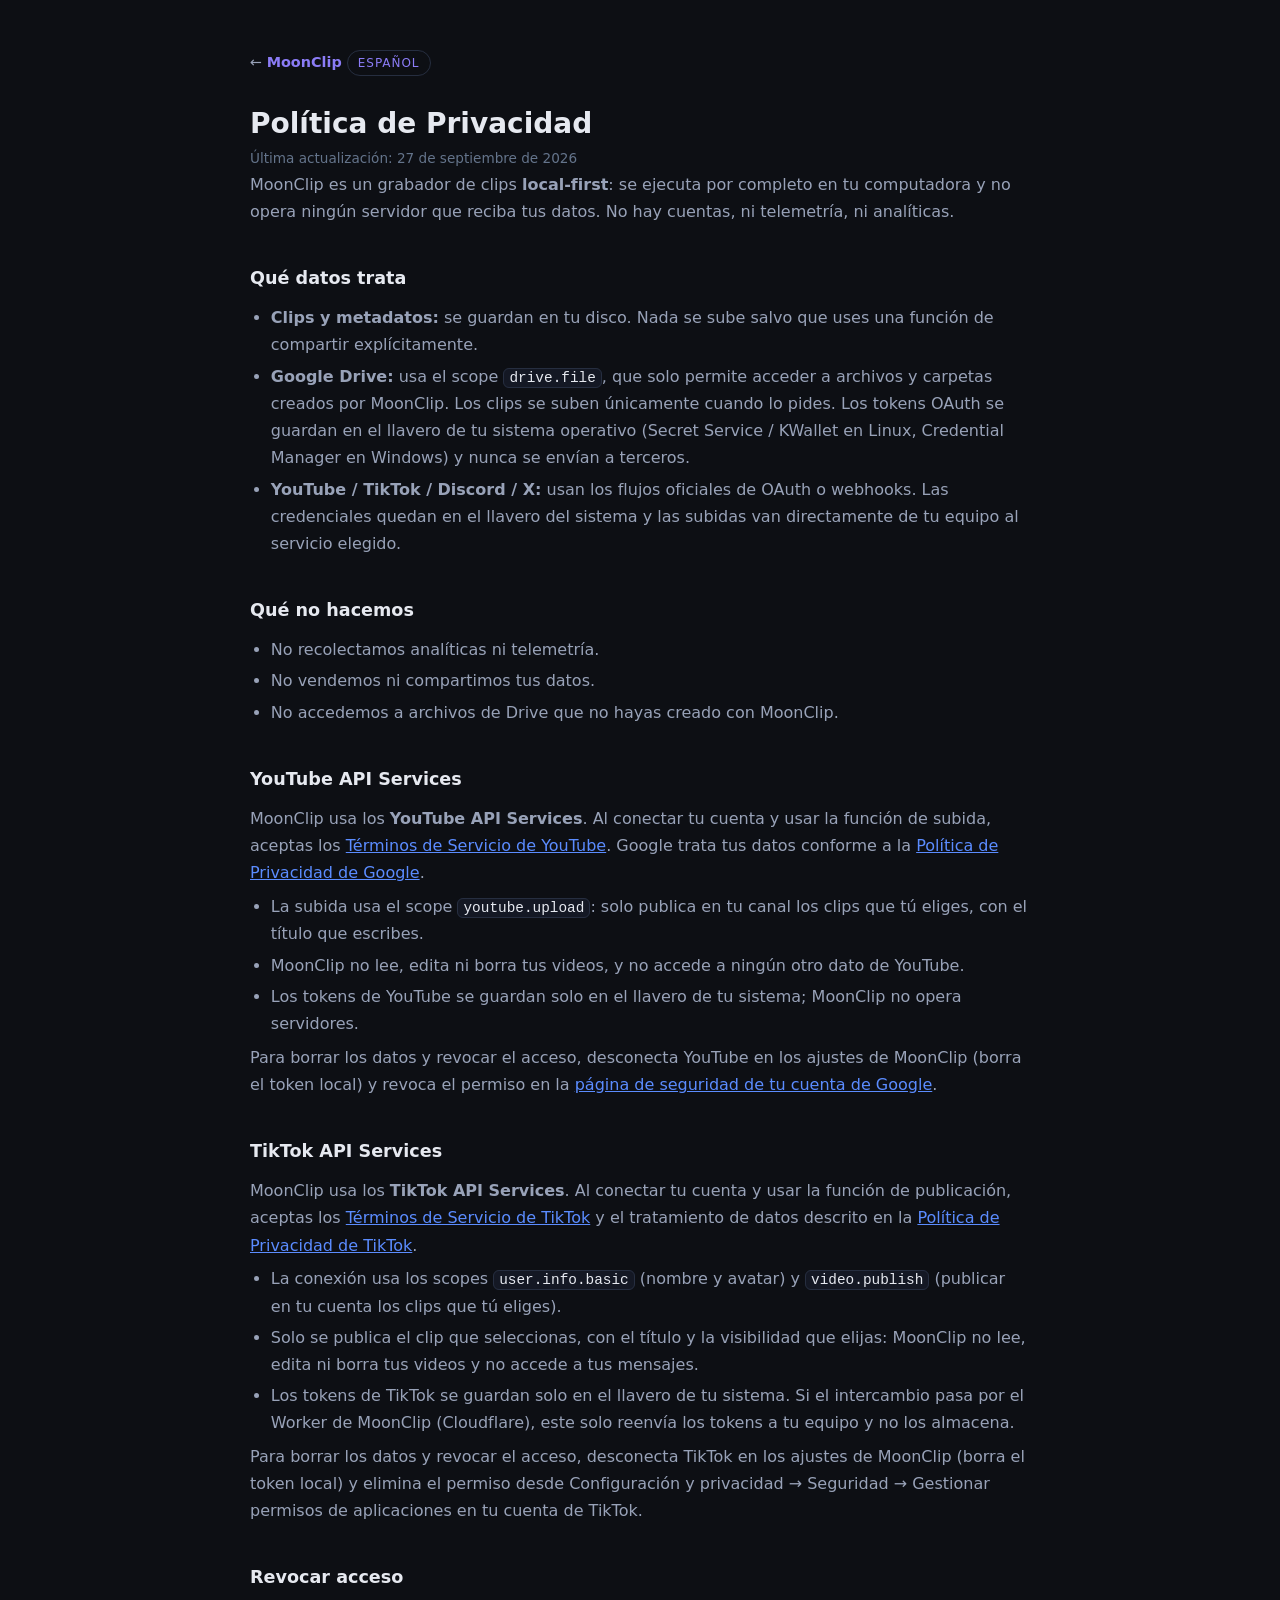
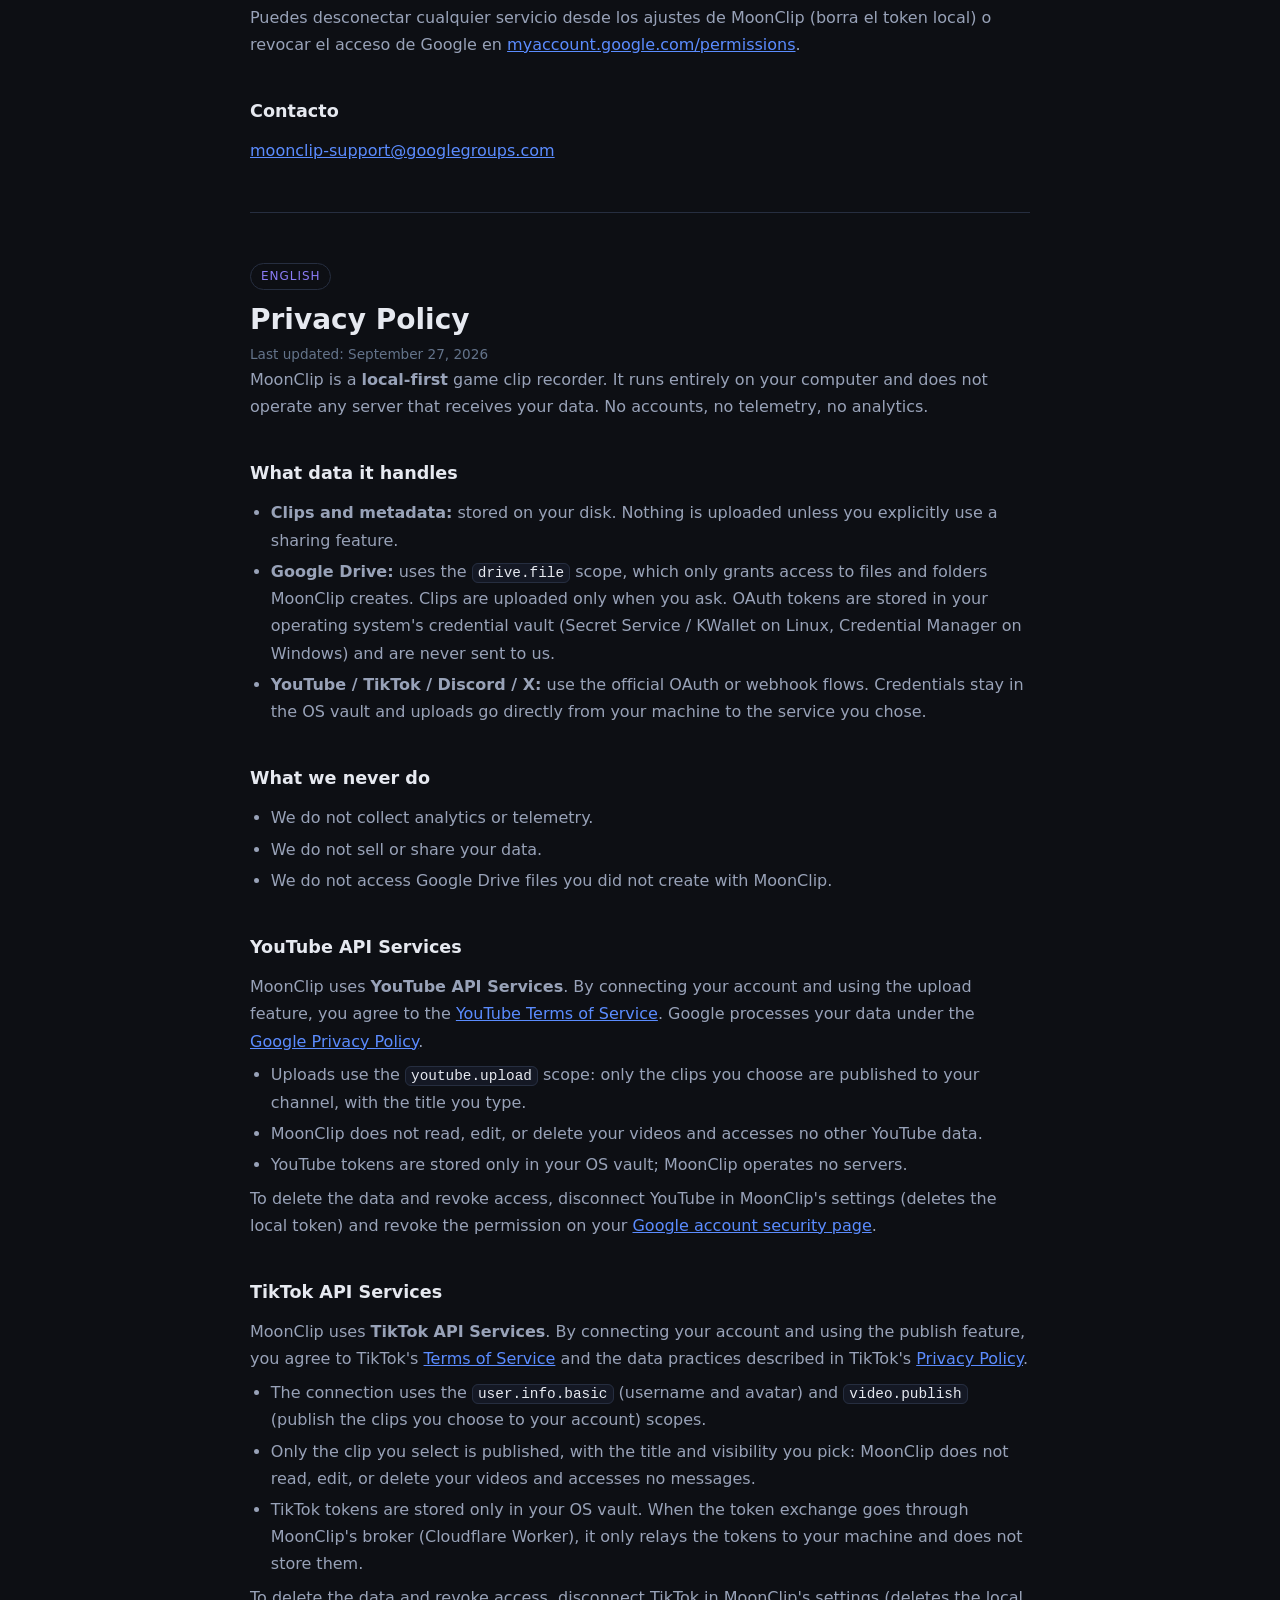
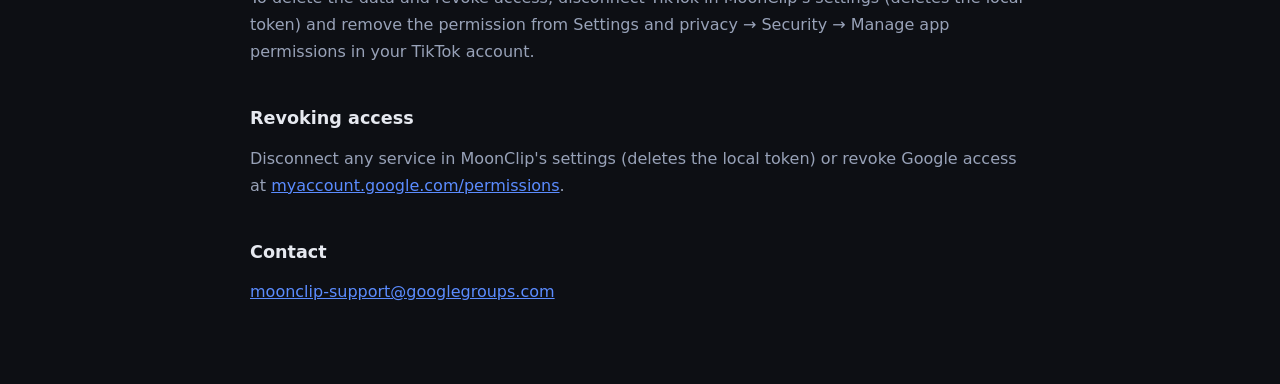
<file: privacidad/index.html>
<!DOCTYPE html>
<html lang="es">
<head>
  <meta charset="UTF-8">
  <meta name="viewport" content="width=device-width, initial-scale=1.0">
  <title>MoonClip — Política de Privacidad / Privacy Policy</title>
  <meta name="description" content="Política de privacidad de MoonClip: grabador de clips local-first. Sin cuentas, sin telemetría, sin servidores. Privacy policy for MoonClip.">
  <meta name="theme-color" content="#0d0f14">
  <meta name="tiktok-developers-site-verification" content="kOmLVwUqYCbKSc3tSO1d8S0BV10L9FmJ">
  <link rel="canonical" href="https://moonclip.souriscg.dev/privacidad/">
  <link rel="icon" type="image/x-icon" href="/assets/images/favicon.ico">
  <style>
    :root {
      --bg: #0d0f14;
      --surface: #141824;
      --border: #262e40;
      --text: #e6e9f0;
      --text-muted: #98a2b8;
      --accent: #8b7cf6;
      --accent-2: #5b8cff;
      --font-sans: system-ui, -apple-system, "Segoe UI", Roboto, "Helvetica Neue", Arial, sans-serif;
    }
    * { box-sizing: border-box; margin: 0; padding: 0; }
    body {
      background: var(--bg);
      color: var(--text);
      font-family: var(--font-sans);
      line-height: 1.7;
      -webkit-font-smoothing: antialiased;
    }
    main { max-width: 820px; margin: 0 auto; padding: 48px 20px 80px; }
    .back {
      display: inline-block;
      margin-bottom: 32px;
      color: var(--text-muted);
      text-decoration: none;
      font-size: 0.9rem;
    }
    .back:hover { color: var(--text); }
    .back strong { color: var(--accent); }
    h1 { font-size: 1.75rem; line-height: 1.25; margin-bottom: 6px; }
    h2 { font-size: 1.1rem; margin: 2.2em 0 0.6em; color: var(--text); }
    h3 { font-size: 1rem; margin: 1.6em 0 0.4em; color: var(--text-muted); text-transform: uppercase; letter-spacing: 0.04em; }
    p, li { color: var(--text-muted); }
    ul { padding-left: 1.3em; margin: 0.4em 0; }
    li { margin: 0.25em 0; }
    a { color: var(--accent-2); }
    code {
      font-family: ui-monospace, SFMono-Regular, Consolas, monospace;
      font-size: 0.9em;
      background: var(--surface);
      border: 1px solid var(--border);
      border-radius: 6px;
      padding: 1px 5px;
      color: var(--text);
    }
    .muted { font-size: 0.85rem; color: #64748b; }
    hr { border: none; border-top: 1px solid var(--border); margin: 3em 0; }
    .lang-label {
      display: inline-block;
      font-size: 0.75rem;
      letter-spacing: 0.08em;
      text-transform: uppercase;
      color: var(--accent);
      border: 1px solid var(--border);
      border-radius: 999px;
      padding: 2px 10px;
      margin-bottom: 12px;
    }
  </style>
</head>
<body>
<main>
  <a class="back" href="/">← <strong>MoonClip</strong></a>

  <span class="lang-label">Español</span>
  <h1>Política de Privacidad</h1>
  <p class="muted">Última actualización: 27 de septiembre de 2026</p>

  <p>MoonClip es un grabador de clips <strong>local-first</strong>: se ejecuta por completo en tu
  computadora y no opera ningún servidor que reciba tus datos. No hay cuentas, ni telemetría,
  ni analíticas.</p>

  <h2>Qué datos trata</h2>
  <ul>
    <li><strong>Clips y metadatos:</strong> se guardan en tu disco. Nada se sube salvo que uses
    una función de compartir explícitamente.</li>
    <li><strong>Google Drive:</strong> usa el scope <code>drive.file</code>, que solo permite
    acceder a archivos y carpetas creados por MoonClip. Los clips se suben únicamente cuando lo
    pides. Los tokens OAuth se guardan en el llavero de tu sistema operativo (Secret Service /
    KWallet en Linux, Credential Manager en Windows) y nunca se envían a terceros.</li>
    <li><strong>YouTube / TikTok / Discord / X:</strong> usan los flujos oficiales de OAuth o
    webhooks. Las credenciales quedan en el llavero del sistema y las subidas van directamente de
    tu equipo al servicio elegido.</li>
  </ul>

  <h2>Qué no hacemos</h2>
  <ul>
    <li>No recolectamos analíticas ni telemetría.</li>
    <li>No vendemos ni compartimos tus datos.</li>
    <li>No accedemos a archivos de Drive que no hayas creado con MoonClip.</li>
  </ul>

  <h2>YouTube API Services</h2>
  <p>MoonClip usa los <strong>YouTube API Services</strong>. Al conectar tu cuenta y usar la
  función de subida, aceptas los
  <a href="https://www.youtube.com/t/terms">Términos de Servicio de YouTube</a>. Google trata tus
  datos conforme a la
  <a href="https://policies.google.com/privacy">Política de Privacidad de Google</a>.</p>
  <ul>
    <li>La subida usa el scope <code>youtube.upload</code>: solo publica en tu canal los clips
    que tú eliges, con el título que escribes.</li>
    <li>MoonClip no lee, edita ni borra tus videos, y no accede a ningún otro dato de YouTube.</li>
    <li>Los tokens de YouTube se guardan solo en el llavero de tu sistema; MoonClip no opera
    servidores.</li>
  </ul>
  <p>Para borrar los datos y revocar el acceso, desconecta YouTube en los ajustes de MoonClip
  (borra el token local) y revoca el permiso en la
  <a href="https://myaccount.google.com/permissions">página de seguridad de tu cuenta de
  Google</a>.</p>

  <h2>TikTok API Services</h2>
  <p>MoonClip usa los <strong>TikTok API Services</strong>. Al conectar tu cuenta y usar la
  función de publicación, aceptas los
  <a href="https://www.tiktok.com/legal/terms-of-service">Términos de Servicio de TikTok</a> y el
  tratamiento de datos descrito en la
  <a href="https://www.tiktok.com/legal/privacy-policy">Política de Privacidad de TikTok</a>.</p>
  <ul>
    <li>La conexión usa los scopes <code>user.info.basic</code> (nombre y avatar) y
    <code>video.publish</code> (publicar en tu cuenta los clips que tú eliges).</li>
    <li>Solo se publica el clip que seleccionas, con el título y la visibilidad que elijas:
    MoonClip no lee, edita ni borra tus videos y no accede a tus mensajes.</li>
    <li>Los tokens de TikTok se guardan solo en el llavero de tu sistema. Si el intercambio pasa
    por el Worker de MoonClip (Cloudflare), este solo reenvía los tokens a tu equipo y no los
    almacena.</li>
  </ul>
  <p>Para borrar los datos y revocar el acceso, desconecta TikTok en los ajustes de MoonClip
  (borra el token local) y elimina el permiso desde Configuración y privacidad → Seguridad →
  Gestionar permisos de aplicaciones en tu cuenta de TikTok.</p>

  <h2>Revocar acceso</h2>
  <p>Puedes desconectar cualquier servicio desde los ajustes de MoonClip (borra el token local) o
  revocar el acceso de Google en
  <a href="https://myaccount.google.com/permissions">myaccount.google.com/permissions</a>.</p>

  <h2>Contacto</h2>
  <p><a href="mailto:moonclip-support@googlegroups.com">moonclip-support@googlegroups.com</a></p>

  <hr>

  <span class="lang-label">English</span>
  <h1>Privacy Policy</h1>
  <p class="muted">Last updated: September 27, 2026</p>

  <p>MoonClip is a <strong>local-first</strong> game clip recorder. It runs entirely on your
  computer and does not operate any server that receives your data. No accounts, no telemetry,
  no analytics.</p>

  <h2>What data it handles</h2>
  <ul>
    <li><strong>Clips and metadata:</strong> stored on your disk. Nothing is uploaded unless you
    explicitly use a sharing feature.</li>
    <li><strong>Google Drive:</strong> uses the <code>drive.file</code> scope, which only grants
    access to files and folders MoonClip creates. Clips are uploaded only when you ask. OAuth
    tokens are stored in your operating system's credential vault (Secret Service / KWallet on
    Linux, Credential Manager on Windows) and are never sent to us.</li>
    <li><strong>YouTube / TikTok / Discord / X:</strong> use the official OAuth or webhook flows.
    Credentials stay in the OS vault and uploads go directly from your machine to the service you
    chose.</li>
  </ul>

  <h2>What we never do</h2>
  <ul>
    <li>We do not collect analytics or telemetry.</li>
    <li>We do not sell or share your data.</li>
    <li>We do not access Google Drive files you did not create with MoonClip.</li>
  </ul>

  <h2>YouTube API Services</h2>
  <p>MoonClip uses <strong>YouTube API Services</strong>. By connecting your account and using
  the upload feature, you agree to the
  <a href="https://www.youtube.com/t/terms">YouTube Terms of Service</a>. Google processes your
  data under the
  <a href="https://policies.google.com/privacy">Google Privacy Policy</a>.</p>
  <ul>
    <li>Uploads use the <code>youtube.upload</code> scope: only the clips you choose are
    published to your channel, with the title you type.</li>
    <li>MoonClip does not read, edit, or delete your videos and accesses no other YouTube
    data.</li>
    <li>YouTube tokens are stored only in your OS vault; MoonClip operates no servers.</li>
  </ul>
  <p>To delete the data and revoke access, disconnect YouTube in MoonClip's settings (deletes
  the local token) and revoke the permission on your
  <a href="https://myaccount.google.com/permissions">Google account security page</a>.</p>

  <h2>TikTok API Services</h2>
  <p>MoonClip uses <strong>TikTok API Services</strong>. By connecting your account and using
  the publish feature, you agree to TikTok's
  <a href="https://www.tiktok.com/legal/terms-of-service">Terms of Service</a> and the data
  practices described in TikTok's
  <a href="https://www.tiktok.com/legal/privacy-policy">Privacy Policy</a>.</p>
  <ul>
    <li>The connection uses the <code>user.info.basic</code> (username and avatar) and
    <code>video.publish</code> (publish the clips you choose to your account) scopes.</li>
    <li>Only the clip you select is published, with the title and visibility you pick: MoonClip
    does not read, edit, or delete your videos and accesses no messages.</li>
    <li>TikTok tokens are stored only in your OS vault. When the token exchange goes through
    MoonClip's broker (Cloudflare Worker), it only relays the tokens to your machine and does
    not store them.</li>
  </ul>
  <p>To delete the data and revoke access, disconnect TikTok in MoonClip's settings (deletes the
  local token) and remove the permission from Settings and privacy → Security → Manage app
  permissions in your TikTok account.</p>

  <h2>Revoking access</h2>
  <p>Disconnect any service in MoonClip's settings (deletes the local token) or revoke Google
  access at
  <a href="https://myaccount.google.com/permissions">myaccount.google.com/permissions</a>.</p>

  <h2>Contact</h2>
  <p><a href="mailto:moonclip-support@googlegroups.com">moonclip-support@googlegroups.com</a></p>
</main>
</body>
</html>
</file>
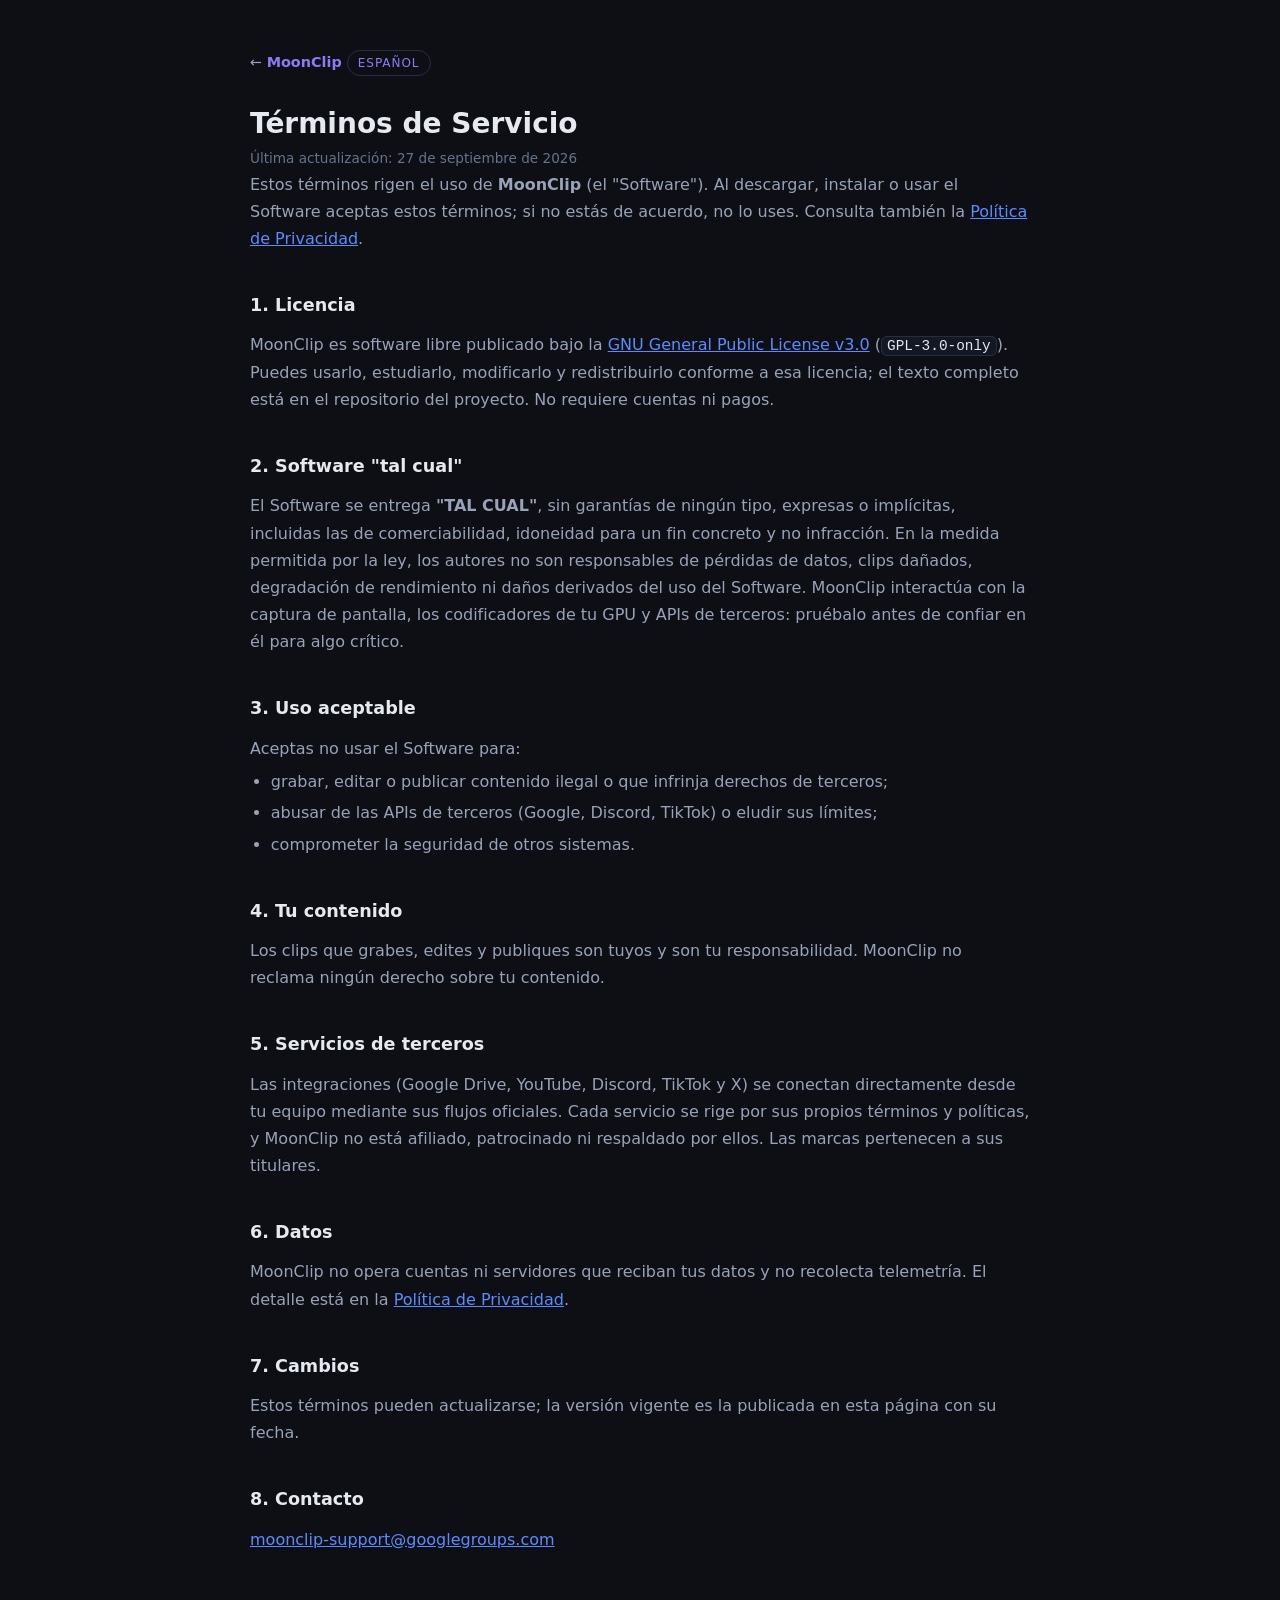
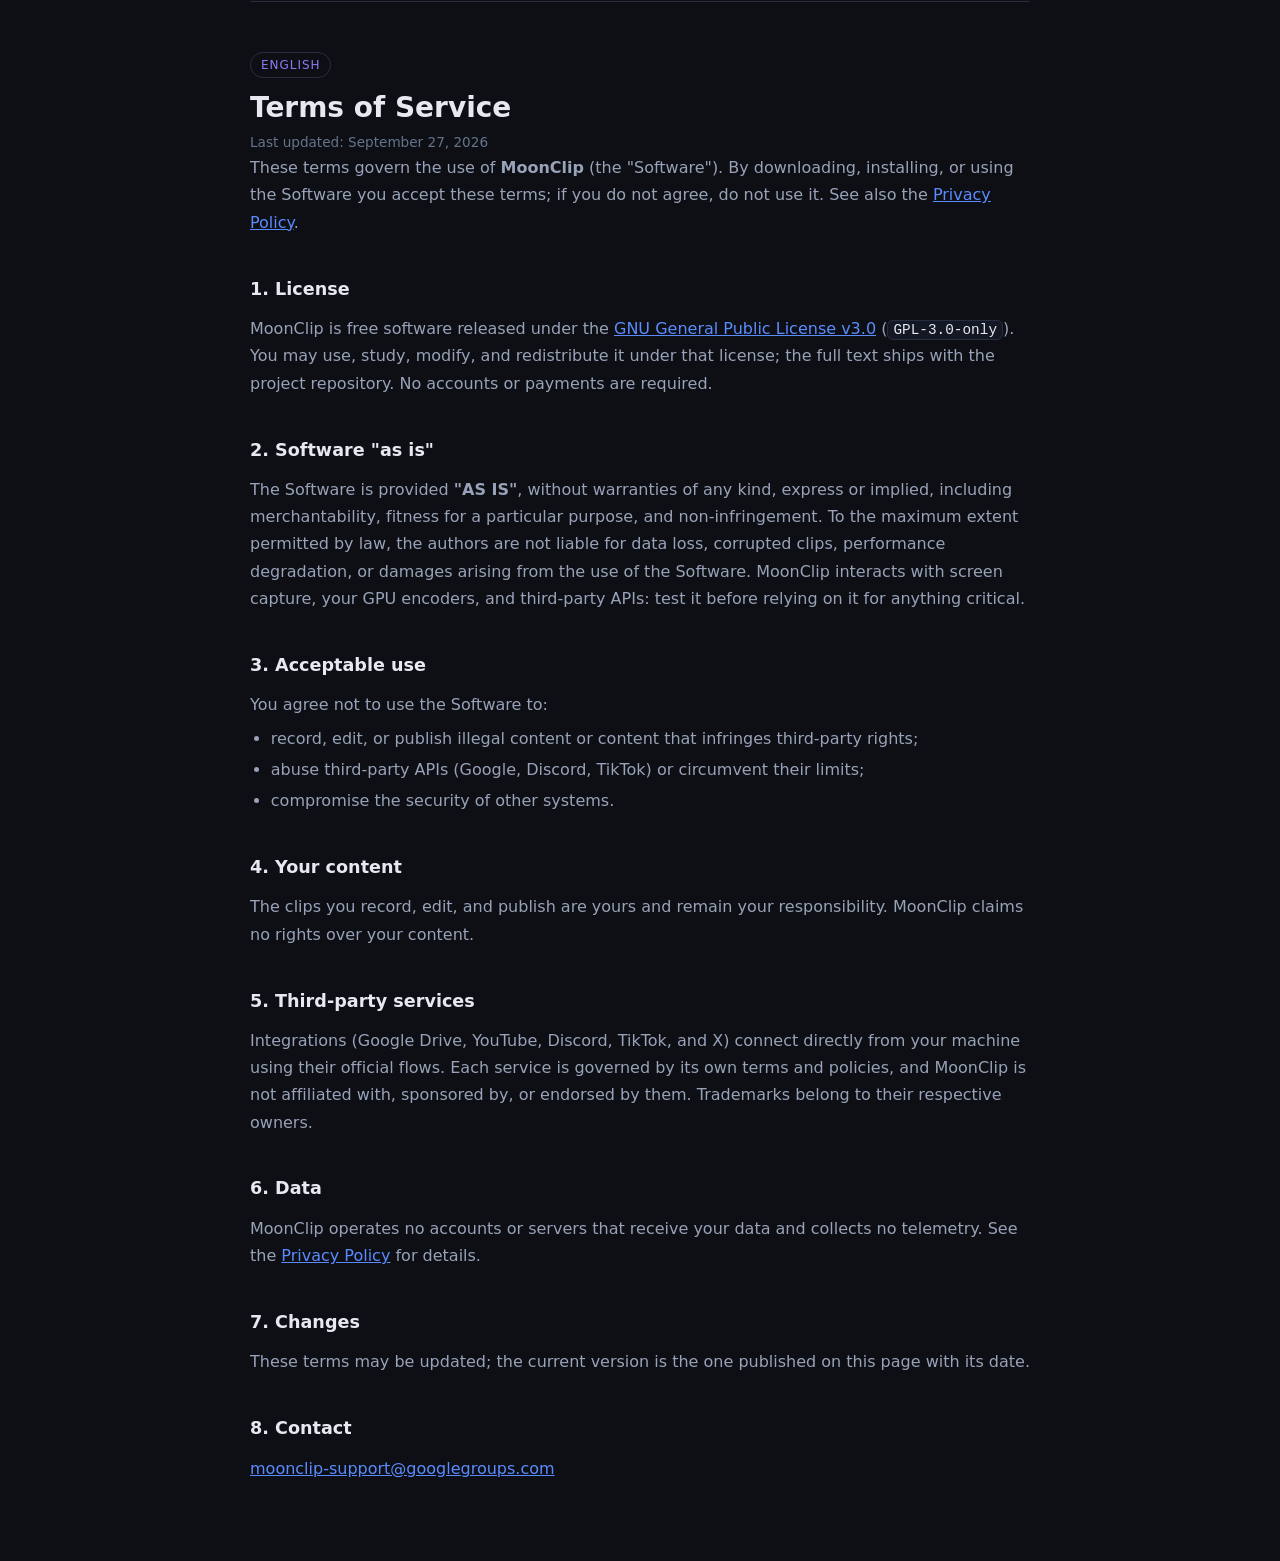
<file: terminos/index.html>
<!DOCTYPE html>
<html lang="es">
<head>
  <meta charset="UTF-8">
  <meta name="viewport" content="width=device-width, initial-scale=1.0">
  <title>MoonClip — Términos de Servicio / Terms of Service</title>
  <meta name="description" content="Términos de servicio de MoonClip: software libre GPL-3.0, sin cuentas ni servidores. Terms of service for MoonClip.">
  <meta name="theme-color" content="#0d0f14">
  <meta name="tiktok-developers-site-verification" content="kOmLVwUqYCbKSc3tSO1d8S0BV10L9FmJ">
  <link rel="canonical" href="https://moonclip.souriscg.dev/terminos/">
  <link rel="icon" type="image/x-icon" href="/assets/images/favicon.ico">
  <style>
    :root {
      --bg: #0d0f14;
      --surface: #141824;
      --border: #262e40;
      --text: #e6e9f0;
      --text-muted: #98a2b8;
      --accent: #8b7cf6;
      --accent-2: #5b8cff;
      --font-sans: system-ui, -apple-system, "Segoe UI", Roboto, "Helvetica Neue", Arial, sans-serif;
    }
    * { box-sizing: border-box; margin: 0; padding: 0; }
    body {
      background: var(--bg);
      color: var(--text);
      font-family: var(--font-sans);
      line-height: 1.7;
      -webkit-font-smoothing: antialiased;
    }
    main { max-width: 820px; margin: 0 auto; padding: 48px 20px 80px; }
    .back {
      display: inline-block;
      margin-bottom: 32px;
      color: var(--text-muted);
      text-decoration: none;
      font-size: 0.9rem;
    }
    .back:hover { color: var(--text); }
    .back strong { color: var(--accent); }
    h1 { font-size: 1.75rem; line-height: 1.25; margin-bottom: 6px; }
    h2 { font-size: 1.1rem; margin: 2.2em 0 0.6em; color: var(--text); }
    p, li { color: var(--text-muted); }
    ul { padding-left: 1.3em; margin: 0.4em 0; }
    li { margin: 0.25em 0; }
    a { color: var(--accent-2); }
    code {
      font-family: ui-monospace, SFMono-Regular, Consolas, monospace;
      font-size: 0.9em;
      background: var(--surface);
      border: 1px solid var(--border);
      border-radius: 6px;
      padding: 1px 5px;
      color: var(--text);
    }
    .muted { font-size: 0.85rem; color: #64748b; }
    hr { border: none; border-top: 1px solid var(--border); margin: 3em 0; }
    .lang-label {
      display: inline-block;
      font-size: 0.75rem;
      letter-spacing: 0.08em;
      text-transform: uppercase;
      color: var(--accent);
      border: 1px solid var(--border);
      border-radius: 999px;
      padding: 2px 10px;
      margin-bottom: 12px;
    }
  </style>
</head>
<body>
<main>
  <a class="back" href="/">← <strong>MoonClip</strong></a>

  <span class="lang-label">Español</span>
  <h1>Términos de Servicio</h1>
  <p class="muted">Última actualización: 27 de septiembre de 2026</p>

  <p>Estos términos rigen el uso de <strong>MoonClip</strong> (el "Software"). Al descargar,
  instalar o usar el Software aceptas estos términos; si no estás de acuerdo, no lo uses.
  Consulta también la <a href="/privacidad/">Política de Privacidad</a>.</p>

  <h2>1. Licencia</h2>
  <p>MoonClip es software libre publicado bajo la
  <a href="https://www.gnu.org/licenses/gpl-3.0.html">GNU General Public License v3.0</a>
  (<code>GPL-3.0-only</code>). Puedes usarlo, estudiarlo, modificarlo y redistribuirlo conforme
  a esa licencia; el texto completo está en el repositorio del proyecto. No requiere cuentas ni
  pagos.</p>

  <h2>2. Software "tal cual"</h2>
  <p>El Software se entrega <strong>"TAL CUAL"</strong>, sin garantías de ningún tipo, expresas
  o implícitas, incluidas las de comerciabilidad, idoneidad para un fin concreto y no
  infracción. En la medida permitida por la ley, los autores no son responsables de pérdidas de
  datos, clips dañados, degradación de rendimiento ni daños derivados del uso del Software.
  MoonClip interactúa con la captura de pantalla, los codificadores de tu GPU y APIs de
  terceros: pruébalo antes de confiar en él para algo crítico.</p>

  <h2>3. Uso aceptable</h2>
  <p>Aceptas no usar el Software para:</p>
  <ul>
    <li>grabar, editar o publicar contenido ilegal o que infrinja derechos de terceros;</li>
    <li>abusar de las APIs de terceros (Google, Discord, TikTok) o eludir sus límites;</li>
    <li>comprometer la seguridad de otros sistemas.</li>
  </ul>

  <h2>4. Tu contenido</h2>
  <p>Los clips que grabes, edites y publiques son tuyos y son tu responsabilidad. MoonClip no
  reclama ningún derecho sobre tu contenido.</p>

  <h2>5. Servicios de terceros</h2>
  <p>Las integraciones (Google Drive, YouTube, Discord, TikTok y X) se conectan directamente
  desde tu equipo mediante sus flujos oficiales. Cada servicio se rige por sus propios términos
  y políticas, y MoonClip no está afiliado, patrocinado ni respaldado por ellos. Las marcas
  pertenecen a sus titulares.</p>

  <h2>6. Datos</h2>
  <p>MoonClip no opera cuentas ni servidores que reciban tus datos y no recolecta telemetría.
  El detalle está en la <a href="/privacidad/">Política de Privacidad</a>.</p>

  <h2>7. Cambios</h2>
  <p>Estos términos pueden actualizarse; la versión vigente es la publicada en esta página con
  su fecha.</p>

  <h2>8. Contacto</h2>
  <p><a href="mailto:moonclip-support@googlegroups.com">moonclip-support@googlegroups.com</a></p>

  <hr>

  <span class="lang-label">English</span>
  <h1>Terms of Service</h1>
  <p class="muted">Last updated: September 27, 2026</p>

  <p>These terms govern the use of <strong>MoonClip</strong> (the "Software"). By downloading,
  installing, or using the Software you accept these terms; if you do not agree, do not use it.
  See also the <a href="/privacidad/">Privacy Policy</a>.</p>

  <h2>1. License</h2>
  <p>MoonClip is free software released under the
  <a href="https://www.gnu.org/licenses/gpl-3.0.html">GNU General Public License v3.0</a>
  (<code>GPL-3.0-only</code>). You may use, study, modify, and redistribute it under that
  license; the full text ships with the project repository. No accounts or payments are
  required.</p>

  <h2>2. Software "as is"</h2>
  <p>The Software is provided <strong>"AS IS"</strong>, without warranties of any kind, express
  or implied, including merchantability, fitness for a particular purpose, and
  non-infringement. To the maximum extent permitted by law, the authors are not liable for data
  loss, corrupted clips, performance degradation, or damages arising from the use of the
  Software. MoonClip interacts with screen capture, your GPU encoders, and third-party APIs:
  test it before relying on it for anything critical.</p>

  <h2>3. Acceptable use</h2>
  <p>You agree not to use the Software to:</p>
  <ul>
    <li>record, edit, or publish illegal content or content that infringes third-party
    rights;</li>
    <li>abuse third-party APIs (Google, Discord, TikTok) or circumvent their limits;</li>
    <li>compromise the security of other systems.</li>
  </ul>

  <h2>4. Your content</h2>
  <p>The clips you record, edit, and publish are yours and remain your responsibility. MoonClip
  claims no rights over your content.</p>

  <h2>5. Third-party services</h2>
  <p>Integrations (Google Drive, YouTube, Discord, TikTok, and X) connect directly from your
  machine using their official flows. Each service is governed by its own terms and policies,
  and MoonClip is not affiliated with, sponsored by, or endorsed by them. Trademarks belong to
  their respective owners.</p>

  <h2>6. Data</h2>
  <p>MoonClip operates no accounts or servers that receive your data and collects no telemetry.
  See the <a href="/privacidad/">Privacy Policy</a> for details.</p>

  <h2>7. Changes</h2>
  <p>These terms may be updated; the current version is the one published on this page with its
  date.</p>

  <h2>8. Contact</h2>
  <p><a href="mailto:moonclip-support@googlegroups.com">moonclip-support@googlegroups.com</a></p>
</main>
</body>
</html>
</file>
